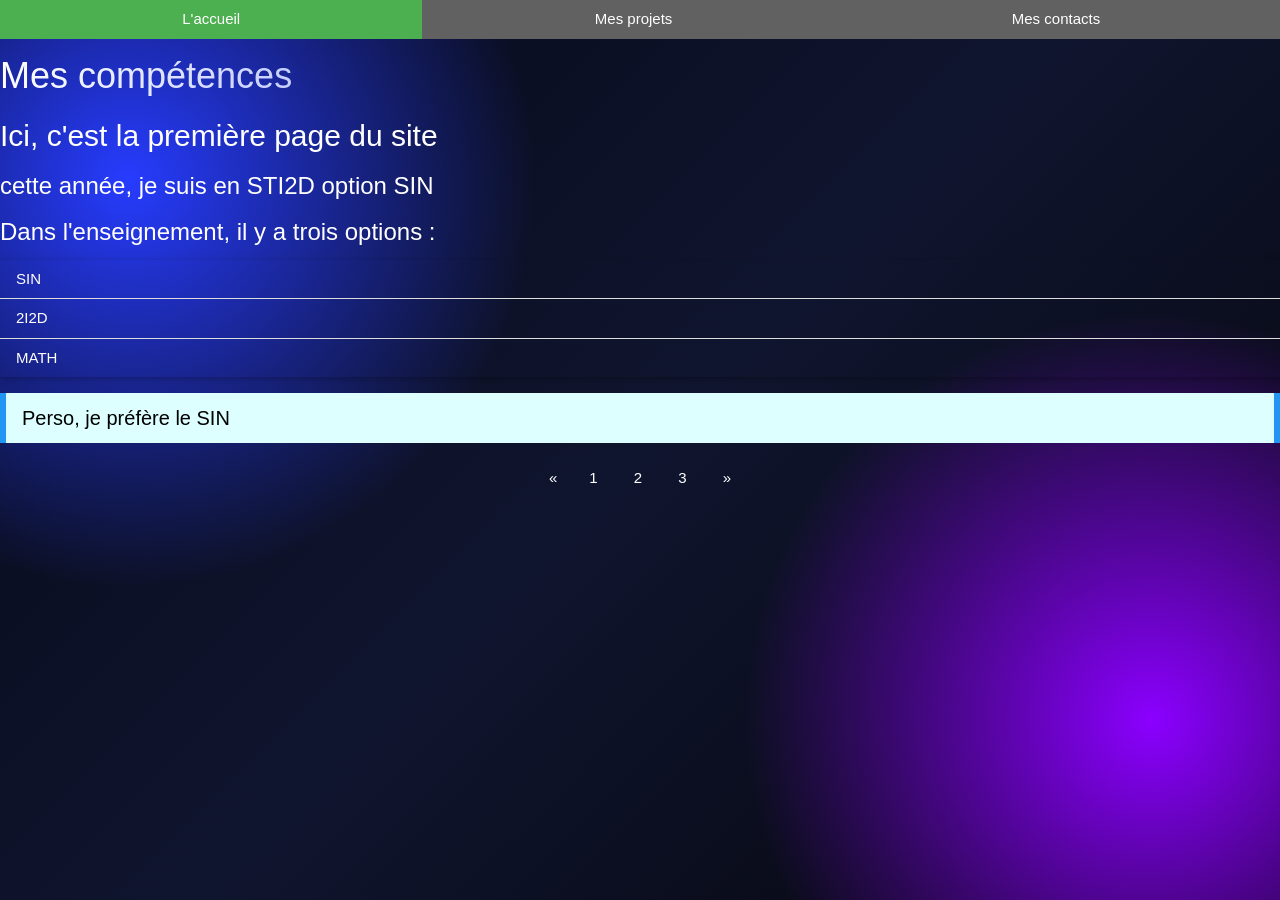
<file: W3CSS/competence.html>
<!DOCTYPE html>
<html lang="en">
<head>
    <meta charset="UTF-8">
    <meta name="viewport" content="width=device-width, initial-scale=1.0">
    <link rel="stylesheet" href="style2.css" />
    <link rel="stylesheet" href="https://www.w3schools.com/w3css/4/w3.css" />
    <link rel="icon" href="https://encrypted-tbn0.gstatic.com/images?q=tbn:ANd9GcT6TcWv1BNOxOoqbTKmJ4PO8aJ-lbmIXTUIermIVNVnrg&s=10"/>
</head>
 <body>
  <html lang="en">
  <head>
  </head>
  <body>
    <div class="w3-bar w3-dark-grey">
  <a href="index.html" class="w3-bar-item w3-button w3-mobile w3-green" style="width:33%">L'accueil</a>
  <a href="projet.html" class="w3-bar-item w3-button w3-mobile" style="width:33%">Mes projets</a>
  <a href="contact.html" class="w3-bar-item w3-button w3-mobile" style="width:33%">Mes contacts</a>
    </div>
    <h1 class="titre_principal"> Mes compétences </h1>
    <p><h2> Ici, c'est la première page du site</h2></p>
    <p><h3>cette année, je suis en STI2D option SIN</h3></p>
    <p><h3>Dans l'enseignement, il y a trois options :</h3></p>
<ul class="w3-ul w3-card">
  <li>SIN</li>
  <li>2I2D</li>
  <li>MATH</li>
</ul>
<div class="w3-panel w3-pale-blue w3-leftbar w3-rightbar w3-border-blue">
  <p><h4 class="h4">Perso, je préfère le SIN</h4></p>
</div>

    <div class="w3-center">
<div class="w3-bar">
  <a href="index.html" class="w3-bar-item w3-button">&laquo;</a>
  <a href="index.html" class="w3-button">1</a>
  <a href="projet.html" class="w3-button">2</a>
  <a href="contact.html" class="w3-button">3</a>
  <a href="projet.html" class="w3-button">&raquo;</a>
</div>
</div>
  </body>
  </html>
  </p>
    

</body>
</html>
</file>
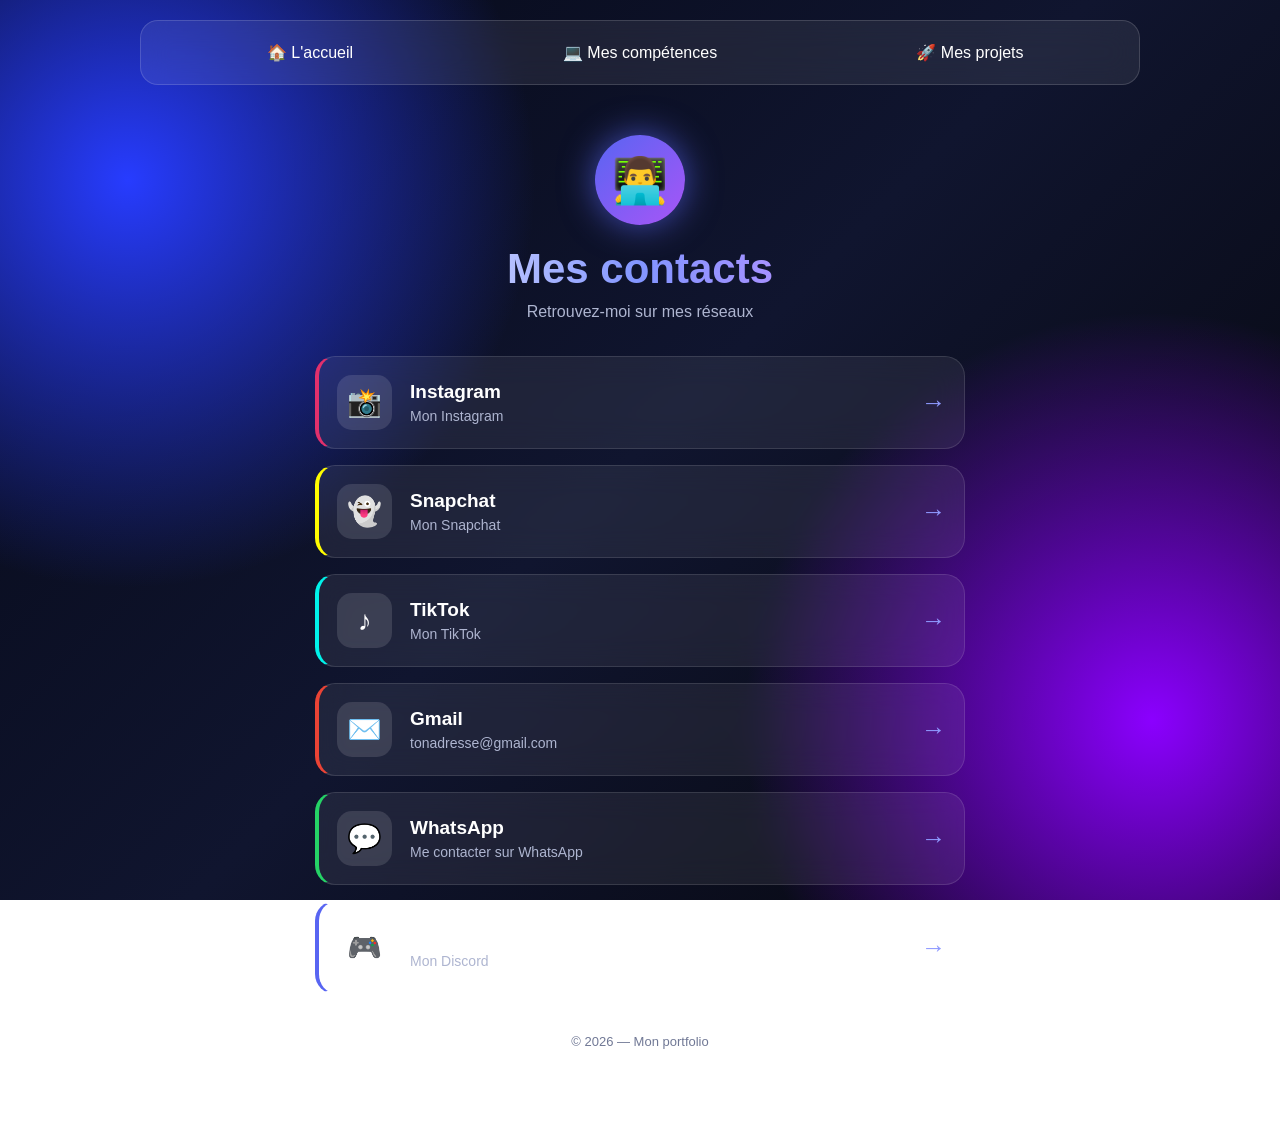
<file: W3CSS/contact.html>
<!DOCTYPE html>
<html lang="fr">

<head>
    <meta charset="UTF-8">
    <meta name="viewport" content="width=device-width, initial-scale=1.0">
    <title>Mes contacts</title>
    <link rel="stylesheet" href="style.css">
</head>

<body>

    <!-- MENU -->
    <nav>
        <a href="index.html">
            🏠 L'accueil
        </a>
        <a href="competence.html">
            💻 Mes compétences
        </a>
        <a href="projet.html">
            🚀 Mes projets
        </a>
    </nav>

    <!-- PAGE -->
    <div class="container">

        <!-- TITRE -->
        <div class="header">
            <div class="avatar">
                👨‍💻
            </div>
            <h1>Mes contacts</h1>
            <p>
                Retrouvez-moi sur mes réseaux
            </p>
        </div>

        <!-- CONTACTS -->
        <div class="contacts">

            <!-- INSTAGRAM -->
            <a
                class="contact instagram"
                href="https://www.instagram.com/"
                target="_blank"
            >
                <div class="icon">
                    📸
                </div>
                <div class="info">
                    <h2>Instagram</h2>
                    <p>
                        Mon Instagram
                    </p>
                </div>
                <div class="arrow">
                    →
                </div>
            </a>

            <!-- SNAPCHAT -->
            <a
                class="contact snapchat"
                href="https://www.snapchat.com/"
                target="_blank"
            >
                <div class="icon">
                    👻
                </div>
                <div class="info">
                    <h2>Snapchat</h2>
                    <p>
                        Mon Snapchat
                    </p>
                </div>
                <div class="arrow">
                    →
                </div>
            </a>

            <!-- TIKTOK -->
            <a
                class="contact tiktok"
                href="https://www.tiktok.com/"
                target="_blank"
            >
                <div class="icon">
                    ♪
                </div>
                <div class="info">
                    <h2>TikTok</h2>
                    <p>
                        Mon TikTok
                    </p>
                </div>
                <div class="arrow">
                    →
                </div>
            </a>

            <!-- GMAIL -->
            <a
                class="contact gmail"
                href="mailto:tonadresse@gmail.com"
            >
                <div class="icon">
                    ✉️
                </div>
                <div class="info">
                    <h2>Gmail</h2>
                    <p>
                        tonadresse@gmail.com
                    </p>
                </div>
                <div class="arrow">
                    →
                </div>
            </a>

            <!-- WHATSAPP -->
            <a
                class="contact whatsapp"
                href="https://wa.me/"
                target="_blank"
            >
                <div class="icon">
                    💬
                </div>
                <div class="info">
                    <h2>WhatsApp</h2>
                    <p>
                        Me contacter sur WhatsApp
                    </p>
                </div>
                <div class="arrow">
                    →
                </div>
            </a>

            <!-- DISCORD -->
            <a
                class="contact discord"
                href="https://discord.com/"
                target="_blank"
            >
                <div class="icon">
                    🎮
                </div>
                <div class="info">
                    <h2>Discord</h2>
                    <p>
                        Mon Discord
                    </p>
                </div>
                <div class="arrow">
                    →
                </div>
            </a>

        </div>

        <footer>
            © 2026 — Mon portfolio
        </footer>

    </div>

</body>

</html>
</file>
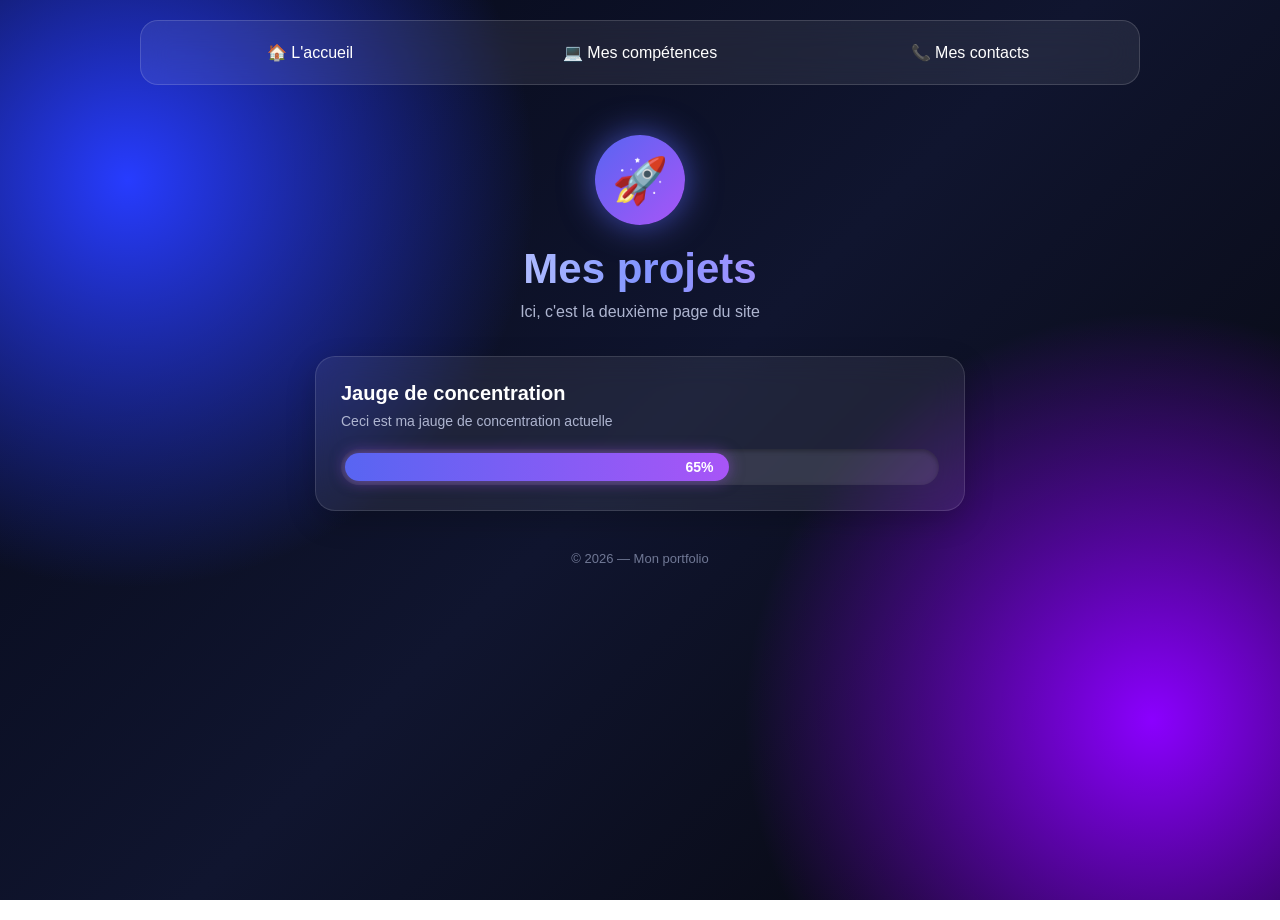
<file: W3CSS/projet.html>
<!DOCTYPE html>
<html lang="fr">

<head>
    <meta charset="UTF-8">
    <meta name="viewport" content="width=device-width, initial-scale=1.0">
    <title>Mes projets</title>
    <link rel="stylesheet" href="style2.css">
    <link rel="icon" href="https://encrypted-tbn0.gstatic.com/images?q=tbn:ANd9GcT6TcWv1BNOxOoqbTKmJ4PO8aJ-lbmIXTUIermIVNVnrg&s=10">
</head>

<body>

    <!-- MENU -->
    <nav>
        <a href="index.html">
            🏠 L'accueil
        </a>
        <a href="competence.html">
            💻 Mes compétences
        </a>
        <a href="contact.html">
            📞 Mes contacts
        </a>
    </nav>

    <!-- PAGE -->
    <div class="container">

        <!-- TITRE -->
        <div class="header">
            <div class="avatar">
                🚀
            </div>
            <h1>Mes projets</h1>
            <p>Ici, c'est la deuxième page du site</p>
        </div>

        <!-- CONTENU PROJETS -->
        <div class="project-card">
            <h2>Jauge de concentration</h2>
            <p class="subtitle">Ceci est ma jauge de concentration actuelle</p>
            
            <div class="progress-bar-container">
                <div class="progress-bar" style="width: 65%;">65%</div>
            </div>
        </div>

        <footer>
            © 2026 — Mon portfolio
        </footer>

    </div>

</body>

</html>
</file>
<file: W3CSS/style2.css>
* {
    margin: 0;
    padding: 0;
    box-sizing: border-box;
}

body {
    font-family: Arial, sans-serif;
    min-height: 100vh;
    color: white;

    background:
        radial-gradient(circle at 10% 20%, #273cff, transparent 30%),
        radial-gradient(circle at 90% 80%, #8b00ff, transparent 30%),
        linear-gradient(135deg, #050816, #10152f, #050509);

    background-attachment: fixed;
}

/* MENU */
nav {
    width: 90%;
    max-width: 1000px;
    margin: 20px auto;

    display: flex;
    gap: 8px;

    padding: 8px;

    background: rgba(255, 255, 255, 0.08);
    border: 1px solid rgba(255, 255, 255, 0.15);
    border-radius: 18px;
    backdrop-filter: blur(15px);
}

nav a {
    flex: 1;
    padding: 14px;
    text-align: center;
    color: white;
    text-decoration: none;
    border-radius: 12px;
    transition: 0.3s;
}

nav a:hover {
    background: rgba(255, 255, 255, 0.15);
    transform: translateY(-2px);
}

/* CONTENU */
.container {
    width: 90%;
    max-width: 650px;
    margin: 50px auto;
}

/* TITRE */
.header {
    text-align: center;
    margin-bottom: 35px;
}

.avatar {
    width: 90px;
    height: 90px;
    margin: auto;
    display: flex;
    align-items: center;
    justify-content: center;
    font-size: 45px;
    border-radius: 50%;
    background: linear-gradient(135deg, #5865f2, #a855f7);
    box-shadow: 0 0 35px rgba(88, 101, 242, 0.7);
    animation: float 3s infinite ease-in-out;
}

h1 {
    margin-top: 20px;
    font-size: 42px;
    background: linear-gradient(90deg, white, #8295ff, #d88cff);
    -webkit-background-clip: text;
    color: transparent;
}

.header p {
    margin-top: 10px;
    color: #aeb5d0;
}

/* CARTE PROJET & JAUGE */
.project-card {
    padding: 25px;
    background: rgba(255, 255, 255, 0.07);
    border: 1px solid rgba(255, 255, 255, 0.12);
    border-radius: 20px;
    backdrop-filter: blur(15px);
    margin-bottom: 30px;
    box-shadow: 0 10px 30px rgba(0, 0, 0, 0.2);
}

.project-card h2 {
    font-size: 20px;
    margin-bottom: 8px;
}

.project-card .subtitle {
    color: #aeb5d0;
    font-size: 14px;
    margin-bottom: 20px;
}

/* JAUGE DE PROGRESSION */
.progress-bar-container {
    width: 100%;
    background: rgba(255, 255, 255, 0.1);
    border-radius: 50px;
    padding: 4px;
    box-shadow: inset 0 2px 5px rgba(0, 0, 0, 0.3);
}

.progress-bar {
    height: 28px;
    background: linear-gradient(90deg, #5865f2, #a855f7);
    border-radius: 50px;
    display: flex;
    align-items: center;
    justify-content: flex-end;
    padding-right: 15px;
    font-weight: bold;
    font-size: 14px;
    color: white;
    box-shadow: 0 0 15px rgba(168, 85, 247, 0.5);
    transition: width 1s ease-in-out;
}

/* PAGINATION */
.pagination {
    display: flex;
    justify-content: center;
    gap: 8px;
    margin-top: 30px;
}

.pagination a {
    padding: 10px 16px;
    background: rgba(255, 255, 255, 0.07);
    border: 1px solid rgba(255, 255, 255, 0.12);
    color: white;
    text-decoration: none;
    border-radius: 12px;
    transition: 0.3s;
}

.pagination a:hover, .pagination a.active {
    background: rgba(255, 255, 255, 0.2);
    transform: translateY(-2px);
    border-color: #8295ff;
}

/* FOOTER */
footer {
    text-align: center;
    margin-top: 40px;
    padding-bottom: 30px;
    color: #707895;
    font-size: 13px;
}

/* ANIMATION */
@keyframes float {
    0%, 100% {
        transform: translateY(0);
    }
    50% {
        transform: translateY(-8px);
    }
}

/* RESPONSIVE TELEPHONE */
@media (max-width: 600px) {
    nav {
        flex-direction: column;
    }

    nav a {
        width: 100%;
    }

    h1 {
        font-size: 32px;
    }

    .container {
        margin-top: 30px;
    }
}
</file>
<file: W3CSS/style.css>
* {
    margin: 0;
    padding: 0;
    box-sizing: border-box;
}

body {
    font-family: Arial, sans-serif;
    min-height: 100vh;
    color: white;

    background:
        radial-gradient(circle at 10% 20%, #273cff, transparent 30%),
        radial-gradient(circle at 90% 80%, #8b00ff, transparent 30%),
        linear-gradient(135deg, #050816, #10152f, #050509);

    background-attachment: fixed;
}

/* MENU */

nav {
    width: 90%;
    max-width: 1000px;
    margin: 20px auto;

    display: flex;
    gap: 8px;

    padding: 8px;

    background: rgba(255, 255, 255, 0.08);
    border: 1px solid rgba(255, 255, 255, 0.15);

    border-radius: 18px;

    backdrop-filter: blur(15px);
}

nav a {
    flex: 1;

    padding: 14px;

    text-align: center;

    color: white;
    text-decoration: none;

    border-radius: 12px;

    transition: 0.3s;
}

nav a:hover {
    background: rgba(255, 255, 255, 0.15);
    transform: translateY(-2px);
}


/* CONTENU */

.container {
    width: 90%;
    max-width: 650px;

    margin: 50px auto;
}


/* TITRE */

.header {
    text-align: center;
    margin-bottom: 35px;
}

.avatar {
    width: 90px;
    height: 90px;

    margin: auto;

    display: flex;
    align-items: center;
    justify-content: center;

    font-size: 45px;

    border-radius: 50%;

    background: linear-gradient(
        135deg,
        #5865f2,
        #a855f7
    );

    box-shadow:
        0 0 35px rgba(88, 101, 242, 0.7);

    animation: float 3s infinite ease-in-out;
}

h1 {
    margin-top: 20px;

    font-size: 42px;

    background: linear-gradient(
        90deg,
        white,
        #8295ff,
        #d88cff
    );

    -webkit-background-clip: text;
    color: transparent;
}

.header p {
    margin-top: 10px;
    color: #aeb5d0;
}


/* CARTES */

.contacts {
    display: flex;
    flex-direction: column;
    gap: 16px;
}

.contact {
    display: flex;
    align-items: center;

    gap: 18px;

    padding: 18px;

    color: white;
    text-decoration: none;

    background: rgba(255, 255, 255, 0.07);

    border: 1px solid rgba(255, 255, 255, 0.12);

    border-radius: 20px;

    backdrop-filter: blur(15px);

    transition: 0.3s;
}

.contact:hover {
    transform: translateY(-5px) scale(1.02);

    background: rgba(255, 255, 255, 0.12);

    box-shadow:
        0 15px 40px rgba(0, 0, 0, 0.4);
}


/* ICONE */

.icon {
    width: 55px;
    height: 55px;

    min-width: 55px;

    display: flex;
    align-items: center;
    justify-content: center;

    font-size: 28px;

    border-radius: 15px;

    background: rgba(255, 255, 255, 0.12);
}


/* TEXTE */

.info {
    flex: 1;
}

.info h2 {
    font-size: 19px;
    margin-bottom: 5px;
}

.info p {
    color: #aeb5d0;
    font-size: 14px;
}

.arrow {
    font-size: 25px;
    color: #8f9aff;

    transition: 0.3s;
}

.contact:hover .arrow {
    transform: translateX(8px);
}


/* COULEURS */

.instagram {
    border-left: 4px solid #e1306c;
}

.snapchat {
    border-left: 4px solid #fffc00;
}

.tiktok {
    border-left: 4px solid #00f2ea;
}

.gmail {
    border-left: 4px solid #ea4335;
}

.whatsapp {
    border-left: 4px solid #25d366;
}

.discord {
    border-left: 4px solid #5865f2;
}


/* FOOTER */

footer {
    text-align: center;

    margin-top: 40px;
    padding-bottom: 30px;

    color: #707895;
    font-size: 13px;
}


/* ANIMATION */

@keyframes float {

    0%, 100% {
        transform: translateY(0);
    }

    50% {
        transform: translateY(-8px);
    }

}


/* TELEPHONE */

@media (max-width: 600px) {

    nav {
        flex-direction: column;
    }

    nav a {
        width: 100%;
    }

    h1 {
        font-size: 32px;
    }

    .container {
        margin-top: 30px;
    }

}
</file>
